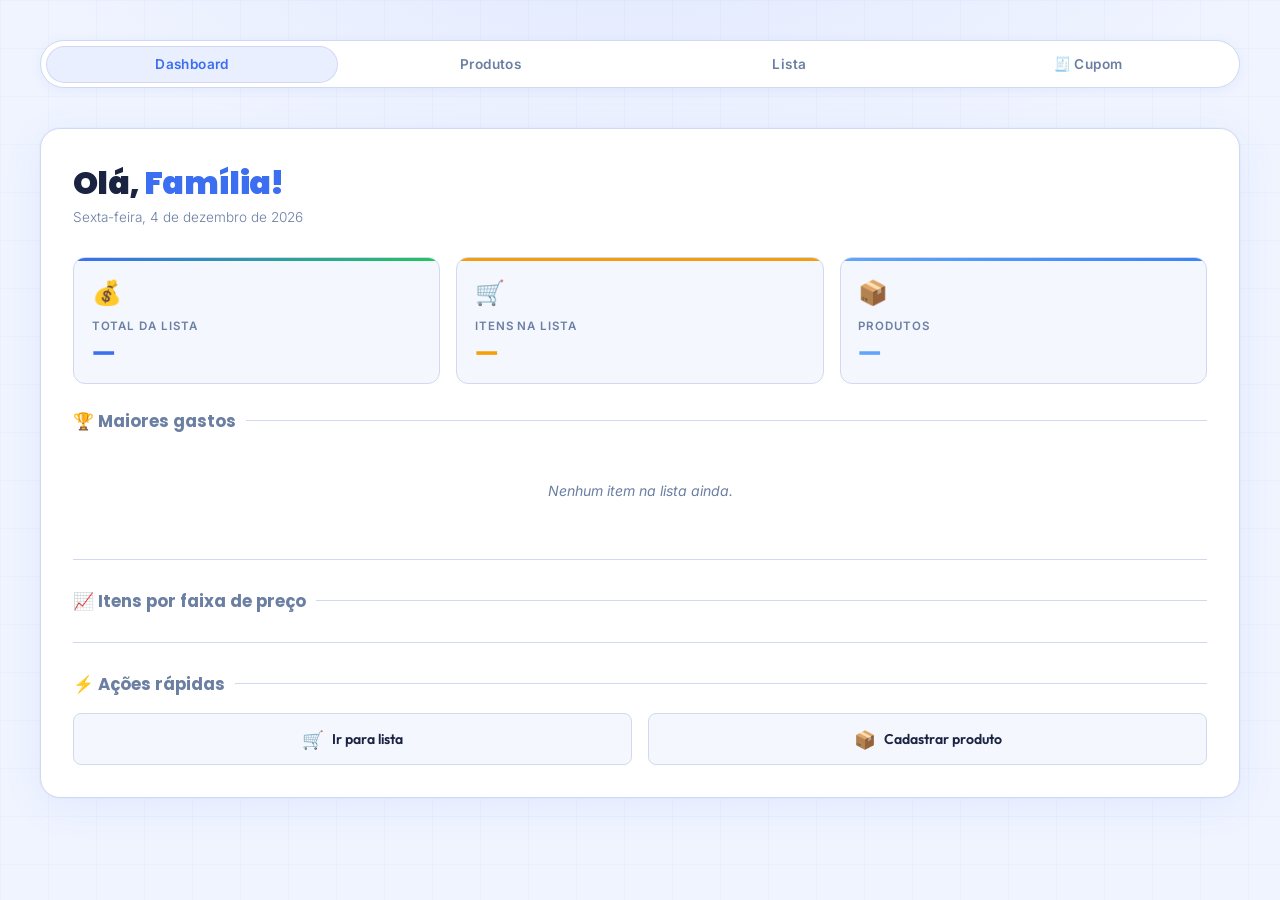
<file: index.html>
<!doctype html>
<html lang="pt-br">
<head>
  <meta charset="UTF-8" />
  <meta name="viewport" content="width=device-width, initial-scale=1.0" />
  <title>Dashboard — Lista de Compras</title>
  <link rel="preconnect" href="https://fonts.googleapis.com" />
  <link rel="preconnect" href="https://fonts.gstatic.com" crossorigin />
  <link href="https://fonts.googleapis.com/css2?family=Playfair+Display:wght@700;900&family=Outfit:wght@300;400;500;600&display=swap" rel="stylesheet" />
  <link rel="stylesheet" href="style.css" />
  <style>
    /* ── Dashboard específico ── */
    .dashboard-grid {
      display: grid;
      grid-template-columns: 1fr 1fr 1fr;
      gap: 1rem;
      margin-bottom: 1.5rem;
    }

    .stat-card {
      background: var(--surface-2);
      border: 1px solid var(--border);
      border-radius: var(--radius);
      padding: 1.25rem 1.1rem;
      position: relative;
      overflow: hidden;
      animation: fadeUp 0.45s ease both;
    }

    .stat-card::before {
      content: '';
      position: absolute;
      top: 0; left: 0; right: 0;
      height: 3px;
    }

    .stat-card.green::before  { background: linear-gradient(90deg, var(--accent), #22c55e); }
    .stat-card.gold::before   { background: linear-gradient(90deg, var(--accent-2), #f59e0b); }
    .stat-card.blue::before   { background: linear-gradient(90deg, #60a5fa, #3b82f6); }

    .stat-card .stat-icon {
      font-size: 1.5rem;
      margin-bottom: 0.75rem;
      display: block;
    }

    .stat-card .stat-label {
      font-size: 0.72rem;
      font-weight: 600;
      text-transform: uppercase;
      letter-spacing: 0.08em;
      color: var(--text-muted);
      margin-bottom: 0.3rem;
    }

    .stat-card .stat-value {
      font-family: 'Playfair Display', serif;
      font-size: 1.6rem;
      font-weight: 900;
      color: var(--text);
      letter-spacing: -0.02em;
      line-height: 1;
    }

    .stat-card.green .stat-value { color: var(--accent); }
    .stat-card.gold  .stat-value { color: var(--accent-2); }
    .stat-card.blue  .stat-value { color: #60a5fa; }

    /* ── Top itens ── */
    .top-item {
      display: flex;
      align-items: center;
      justify-content: space-between;
      padding: 0.75rem 0;
      border-bottom: 1px solid var(--border);
      gap: 1rem;
      animation: slideIn 0.3s ease both;
    }

    .top-item:last-child { border-bottom: none; }

    .top-item .rank {
      font-family: 'Playfair Display', serif;
      font-size: 1.1rem;
      font-weight: 900;
      color: var(--border);
      min-width: 24px;
    }

    .top-item:first-child .rank { color: var(--accent-2); }
    .top-item:nth-child(2) .rank { color: var(--text-muted); }

    .top-item .nome {
      flex: 1;
      font-size: 0.9rem;
      font-weight: 500;
      color: var(--text);
    }

    .top-item .valor {
      font-family: 'Playfair Display', serif;
      font-size: 0.95rem;
      font-weight: 700;
      color: var(--accent-2);
    }

    /* ── Barra de faixas ── */
    .faixa-item {
      margin-bottom: 1rem;
    }

    .faixa-header {
      display: flex;
      justify-content: space-between;
      font-size: 0.82rem;
      color: var(--text-muted);
      margin-bottom: 0.4rem;
    }

    .faixa-header span:last-child {
      color: var(--text);
      font-weight: 600;
    }

    .faixa-bar {
      height: 8px;
      background: var(--surface-3);
      border-radius: 99px;
      overflow: hidden;
    }

    .faixa-fill {
      height: 100%;
      border-radius: 99px;
      transition: width 1s cubic-bezier(0.4, 0, 0.2, 1);
      width: 0%;
    }

    .faixa-fill.green { background: linear-gradient(90deg, var(--accent), #22c55e); }
    .faixa-fill.gold  { background: linear-gradient(90deg, var(--accent-2), #f59e0b); }
    .faixa-fill.blue  { background: linear-gradient(90deg, #60a5fa, #3b82f6); }

    /* ── Botões de ação ── */
    .action-grid {
      display: grid;
      grid-template-columns: 1fr 1fr;
      gap: 1rem;
      margin-top: 0.5rem;
    }

    .action-btn {
      display: flex;
      align-items: center;
      justify-content: center;
      gap: 0.5rem;
      padding: 0.85rem;
      border-radius: var(--radius-sm);
      border: 1px solid var(--border);
      background: var(--surface-2);
      color: var(--text);
      text-decoration: none;
      font-family: 'Outfit', sans-serif;
      font-size: 0.88rem;
      font-weight: 600;
      transition: all var(--transition);
      cursor: pointer;
    }

    .action-btn:hover {
      border-color: var(--accent);
      background: var(--accent-dim);
      color: var(--accent);
      transform: translateY(-2px);
    }

    .action-btn .icon { font-size: 1.1rem; }

    /* ── Responsive ── */
    @media (max-width: 540px) {
      .dashboard-grid { grid-template-columns: 1fr; }
      .action-grid { grid-template-columns: 1fr; }
    }
  </style>
</head>
<body>

  <nav>
    <a href="index.html" class="active">Dashboard</a>
    <a href="cadastro.html">Produtos</a>
    <a href="lista.html">Lista</a>
    <a href="cupom.html">🧾 Cupom</a>
  </nav>

  <div class="card">

    <div class="page-header">
      <h1>Olá, <span>Família!</span></h1>
      <p id="dataAtual"></p>
    </div>

    <!-- Cards de estatísticas -->
    <div class="dashboard-grid">
      <div class="stat-card green">
        <span class="stat-icon">💰</span>
        <div class="stat-label">Total da lista</div>
        <div class="stat-value" id="valorTotal">—</div>
      </div>
      <div class="stat-card gold">
        <span class="stat-icon">🛒</span>
        <div class="stat-label">Itens na lista</div>
        <div class="stat-value" id="totalItens">—</div>
      </div>
      <div class="stat-card blue">
        <span class="stat-icon">📦</span>
        <div class="stat-label">Produtos</div>
        <div class="stat-value" id="totalProdutos">—</div>
      </div>
    </div>

    <!-- Top 5 maiores gastos -->
    <p class="section-title">🏆 Maiores gastos</p>

    <div id="topItens">
      <p class="empty">Nenhum item na lista ainda.</p>
    </div>

    <div class="divider"></div>

    <!-- Faixas de preço -->
    <p class="section-title">📈 Itens por faixa de preço</p>

    <div id="faixas"></div>

    <div class="divider"></div>

    <!-- Ações rápidas -->
    <p class="section-title">⚡ Ações rápidas</p>

    <div class="action-grid">
      <a href="lista.html" class="action-btn">
        <span class="icon">🛒</span> Ir para lista
      </a>
      <a href="cadastro.html" class="action-btn">
        <span class="icon">📦</span> Cadastrar produto
      </a>
    </div>

  </div>

  <script>
    // Data atual
    const data = new Date().toLocaleDateString("pt-BR", {
      weekday: "long", day: "numeric", month: "long", year: "numeric"
    });
    document.getElementById("dataAtual").textContent =
      data.charAt(0).toUpperCase() + data.slice(1);

    // Carregar dados do dashboard
    fetch("dashboard.php")
    .then(r => r.json())
    .then(dados => {

      // Stats
      document.getElementById("valorTotal").textContent =
        parseFloat(dados.valorTotal).toLocaleString("pt-BR", { style: "currency", currency: "BRL" });

      document.getElementById("totalItens").textContent = dados.totalItens;
      document.getElementById("totalProdutos").textContent = dados.totalProdutos;

      // Top itens
      const topContainer = document.getElementById("topItens");
      if (dados.topItens.length === 0) {
        topContainer.innerHTML = '<p class="empty">Nenhum item na lista ainda.</p>';
      } else {
        topContainer.innerHTML = dados.topItens.map((item, i) => {
          const valor = parseFloat(item.subtotal).toLocaleString("pt-BR", { style: "currency", currency: "BRL" });
          return `
            <div class="top-item">
              <span class="rank">#${i + 1}</span>
              <span class="nome">${item.nome}</span>
              <span class="valor">${valor}</span>
            </div>
          `;
        }).join("");
      }

      // Faixas de preço
      const totalFaixas = Object.values(dados.faixas).reduce((a, b) => a + parseInt(b), 0);
      const cores = ["green", "gold", "blue"];
      const faixasContainer = document.getElementById("faixas");

      if (totalFaixas === 0) {
        faixasContainer.innerHTML = '<p class="empty">Nenhum item na lista ainda.</p>';
      } else {
        faixasContainer.innerHTML = Object.entries(dados.faixas).map(([label, qtd], i) => {
          const pct = totalFaixas > 0 ? Math.round((parseInt(qtd) / totalFaixas) * 100) : 0;
          return `
            <div class="faixa-item">
              <div class="faixa-header">
                <span>${label}</span>
                <span>${qtd} ${parseInt(qtd) === 1 ? "item" : "itens"} (${pct}%)</span>
              </div>
              <div class="faixa-bar">
                <div class="faixa-fill ${cores[i]}" data-pct="${pct}"></div>
              </div>
            </div>
          `;
        }).join("");

        // Animar barras
        setTimeout(() => {
          document.querySelectorAll(".faixa-fill").forEach(el => {
            el.style.width = el.dataset.pct + "%";
          });
        }, 100);
      }

    })
    .catch(() => {
      console.log("Erro ao carregar dashboard.");
    });
  </script>

</body>
</html>
</file>
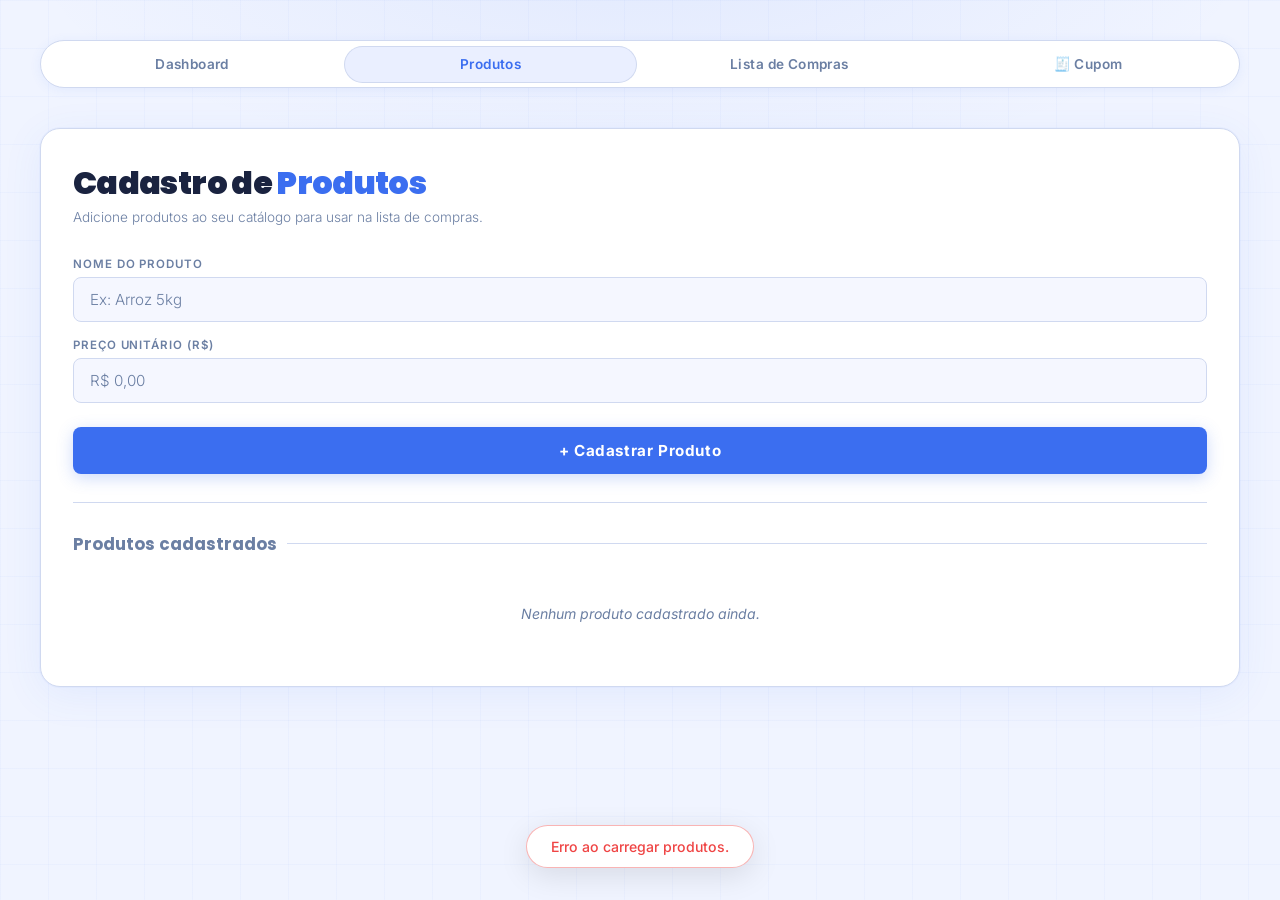
<file: cadastro.html>
<!doctype html>
<html lang="pt-br">
<head>
  <meta charset="UTF-8" />
  <meta name="viewport" content="width=device-width, initial-scale=1.0" />
  <title>Cadastro de Produtos</title>
  <link rel="preconnect" href="https://fonts.googleapis.com" />
  <link rel="preconnect" href="https://fonts.gstatic.com" crossorigin />
  <link href="https://fonts.googleapis.com/css2?family=Playfair+Display:wght@700;900&family=Outfit:wght@300;400;500;600&display=swap" rel="stylesheet" />
  <link rel="stylesheet" href="style.css" />
</head>
<body>

  <nav>
    <a href="index.html">Dashboard</a>
    <a href="cadastro.html" class="active">Produtos</a>
    <a href="lista.html">Lista de Compras</a>
    <a href="cupom.html">🧾 Cupom</a>
  </nav>

  <div class="card">

    <div class="page-header">
      <h1>Cadastro de <span>Produtos</span></h1>
      <p>Adicione produtos ao seu catálogo para usar na lista de compras.</p>
    </div>

    <div class="input-group">
      <label for="nome">Nome do Produto</label>
      <input type="text" id="nome" placeholder="Ex: Arroz 5kg" />
    </div>

    <div class="input-group">
      <label for="valor">Preço Unitário (R$)</label>
      <input type="text" id="valor" placeholder="R$ 0,00" inputmode="numeric" />
    </div>

    <button class="btn" id="btnSalvar">+ Cadastrar Produto</button>

    <div class="divider"></div>

    <p class="section-title">Produtos cadastrados</p>

    <div id="listaProdutos">
      <p class="empty">Nenhum produto cadastrado ainda.</p>
    </div>

  </div>

  <div class="toast" id="toast"></div>

  <script src="cadastro.js"></script>
</body>
</html>
</file>
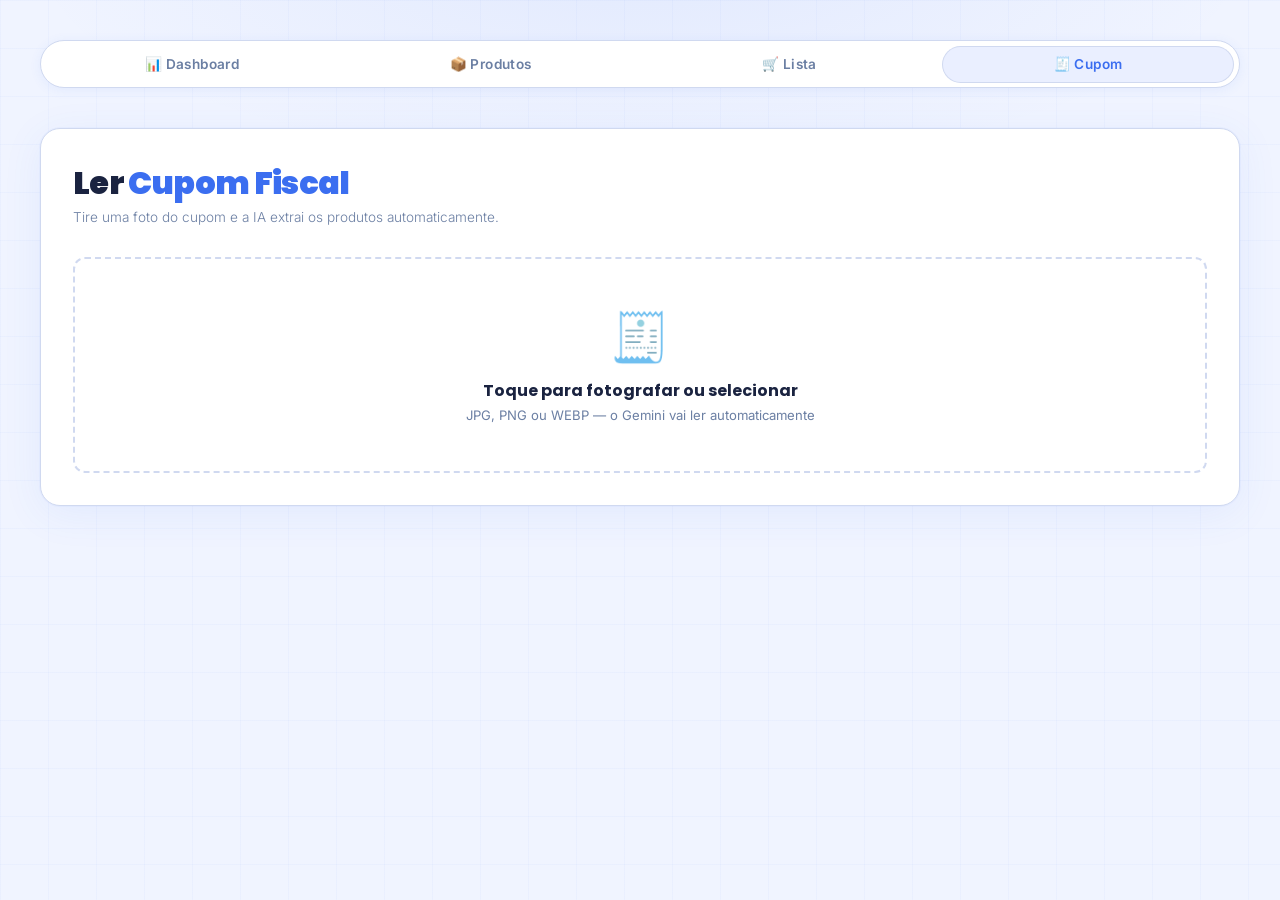
<file: cupom.html>
<!doctype html>
<html lang="pt-br">
<head>
  <meta charset="UTF-8" />
  <meta name="viewport" content="width=device-width, initial-scale=1.0" />
  <title>Ler Cupom Fiscal</title>
  <link rel="preconnect" href="https://fonts.googleapis.com" />
  <link rel="preconnect" href="https://fonts.gstatic.com" crossorigin />
  <link href="https://fonts.googleapis.com/css2?family=Inter:wght@300;400;500;600;700&family=Poppins:wght@700;800;900&display=swap" rel="stylesheet" />
  <link rel="stylesheet" href="style.css" />
  <style>
    .upload-area {
      border: 2px dashed var(--border);
      border-radius: var(--radius);
      padding: 3rem 2rem;
      text-align: center;
      cursor: pointer;
      transition: border-color var(--transition), background var(--transition);
      position: relative;
      overflow: hidden;
    }

    .upload-area:hover,
    .upload-area.dragover {
      border-color: var(--accent);
      background: var(--accent-dim);
    }

    .upload-area input[type="file"] {
      position: absolute;
      inset: 0;
      opacity: 0;
      cursor: pointer;
      width: 100%;
      height: 100%;
    }

    .upload-area .upload-icon { font-size: 3rem; margin-bottom: 0.75rem; }
    .upload-area .upload-title {
      font-family: 'Poppins', sans-serif;
      font-size: 1rem;
      font-weight: 700;
      color: var(--text);
      margin-bottom: 0.3rem;
    }
    .upload-area .upload-sub { font-size: 0.82rem; color: var(--text-muted); }

    /* Preview da imagem */
    .preview-img {
      width: 100%;
      max-height: 300px;
      object-fit: contain;
      border-radius: var(--radius-sm);
      border: 1px solid var(--border);
      margin-top: 1rem;
      display: none;
    }

    /* Loading */
    .loading {
      display: none;
      text-align: center;
      padding: 2rem 0;
    }

    .spinner {
      width: 40px;
      height: 40px;
      border: 3px solid var(--border);
      border-top-color: var(--accent);
      border-radius: 50%;
      animation: spin 0.8s linear infinite;
      margin: 0 auto 1rem;
    }

    @keyframes spin { to { transform: rotate(360deg); } }

    .loading p { color: var(--text-muted); font-size: 0.88rem; }

    /* Tabela de revisão */
    .revisao-item {
      background: var(--surface-2);
      border: 1px solid var(--border);
      border-radius: var(--radius-sm);
      padding: 0.85rem 1rem;
      display: grid;
      grid-template-columns: 1fr auto auto;
      align-items: center;
      gap: 0.75rem;
      margin-bottom: 0.6rem;
      animation: slideIn 0.3s ease both;
      position: relative;
      overflow: hidden;
    }

    .revisao-item::before {
      content: '';
      position: absolute;
      left: 0; top: 0; bottom: 0;
      width: 3px;
      background: linear-gradient(180deg, var(--accent), #6089f5);
      border-radius: 3px 0 0 3px;
    }

    .revisao-item input[type="text"],
    .revisao-item input[type="number"] {
      margin: 0;
      padding: 0.4rem 0.75rem;
      font-size: 0.88rem;
    }

    .revisao-item input[type="text"] { width: 100%; }
    .revisao-item input[type="number"] { width: 100px; }

    .btn-confirmar {
      background: linear-gradient(135deg, #22c55e, #16a34a);
      box-shadow: 0 4px 16px rgba(34,197,94,0.25);
    }

    .btn-confirmar:hover {
      box-shadow: 0 8px 24px rgba(34,197,94,0.35);
    }

    .resultado-final {
      display: none;
      text-align: center;
      padding: 2rem 0;
    }

    .resultado-final .check { font-size: 3rem; margin-bottom: 0.75rem; }
    .resultado-final h3 {
      font-family: 'Poppins', sans-serif;
      font-size: 1.2rem;
      font-weight: 700;
      color: var(--text);
      margin-bottom: 0.5rem;
    }
    .resultado-final p { font-size: 0.88rem; color: var(--text-muted); }
  </style>
</head>
<body>

  <nav>
    <a href="index.html">📊 Dashboard</a>
    <a href="cadastro.html">📦 Produtos</a>
    <a href="lista.html">🛒 Lista</a>
    <a href="cupom.html" class="active">🧾 Cupom</a>
  </nav>

  <div class="card">

    <div class="page-header">
      <h1>Ler <span>Cupom Fiscal</span></h1>
      <p>Tire uma foto do cupom e a IA extrai os produtos automaticamente.</p>
    </div>

    <!-- Upload -->
    <div id="etapaUpload">
      <div class="upload-area" id="uploadArea">
        <input type="file" id="inputFoto" accept="image/*" capture="environment" />
        <div class="upload-icon">🧾</div>
        <div class="upload-title">Toque para fotografar ou selecionar</div>
        <div class="upload-sub">JPG, PNG ou WEBP — o Gemini vai ler automaticamente</div>
      </div>

      <img id="previewImg" class="preview-img" alt="Preview do cupom" />

      <button class="btn" id="btnAnalisar" style="display:none; margin-top:1rem;">
        🤖 Analisar cupom com IA
      </button>
    </div>

    <!-- Loading -->
    <div class="loading" id="loading">
      <div class="spinner"></div>
      <p>O Gemini está lendo seu cupom...</p>
    </div>

    <!-- Revisão -->
    <div id="etapaRevisao" style="display:none;">
      <p class="section-title">✏️ Revise os itens encontrados</p>
      <p style="font-size:0.82rem; color:var(--text-muted); margin-bottom:1rem;">
        Edite o nome ou valor se necessário, e remova o que não quiser salvar.
      </p>

      <div id="listaRevisao"></div>

      <div class="total-card" style="margin-bottom:1rem;">
        <div>
          <div class="label">Total do cupom</div>
          <div class="qtd-itens" id="qtdRevisao"></div>
        </div>
        <div class="valor-total" id="totalRevisao">R$ 0,00</div>
      </div>

      <button class="btn btn-confirmar" id="btnSalvar">✅ Confirmar e salvar na lista</button>
      <button class="btn btn-danger" id="btnCancelar"
        style="width:100%; margin-top:0.5rem; padding:0.75rem; text-align:center; border-radius:var(--radius-sm);">
        Cancelar e tentar novamente
      </button>
    </div>

    <!-- Sucesso -->
    <div class="resultado-final" id="etapaSucesso">
      <div class="check">✅</div>
      <h3>Itens salvos na lista!</h3>
      <p>Todos os produtos do cupom foram adicionados com sucesso.</p>
      <div style="display:flex; gap:1rem; margin-top:1.5rem;">
        <a href="lista.html" class="btn" style="text-decoration:none; text-align:center;">
          🛒 Ver lista de compras
        </a>
        <button class="btn" id="btnNovoCupom"
          style="background:var(--surface-2); color:var(--accent); border:1px solid var(--border); box-shadow:none;">
          📸 Ler outro cupom
        </button>
      </div>
    </div>

  </div>

  <div class="toast" id="toast"></div>

  <script>
    const GEMINI_KEY = "AIzaSyB3YIWdbkZN7WCKxyBtswN30wTYeZoCfw4 ";
    let itensCupom = [];

    // ── Toast ──
    function toast(msg, tipo = "success") {
      const el = document.getElementById("toast");
      el.textContent = msg;
      el.className = `toast ${tipo} show`;
      setTimeout(() => el.classList.remove("show"), 3000);
    }

    // ── Preview da imagem ──
    const inputFoto = document.getElementById("inputFoto");
    const previewImg = document.getElementById("previewImg");
    const btnAnalisar = document.getElementById("btnAnalisar");

    inputFoto.addEventListener("change", () => {
      const file = inputFoto.files[0];
      if (!file) return;

      const reader = new FileReader();
      reader.onload = (e) => {
        previewImg.src = e.target.result;
        previewImg.style.display = "block";
        btnAnalisar.style.display = "block";
      };
      reader.readAsDataURL(file);
    });

    // ── Drag and drop ──
    const uploadArea = document.getElementById("uploadArea");
    uploadArea.addEventListener("dragover", (e) => { e.preventDefault(); uploadArea.classList.add("dragover"); });
    uploadArea.addEventListener("dragleave", () => uploadArea.classList.remove("dragover"));
    uploadArea.addEventListener("drop", (e) => {
      e.preventDefault();
      uploadArea.classList.remove("dragover");
      const file = e.dataTransfer.files[0];
      if (file) {
        inputFoto.files = e.dataTransfer.files;
        inputFoto.dispatchEvent(new Event("change"));
      }
    });

    // ── Analisar com Gemini ──
    btnAnalisar.addEventListener("click", async () => {
      const file = inputFoto.files[0];
      if (!file) return;

      document.getElementById("etapaUpload").style.display = "none";
      document.getElementById("loading").style.display = "block";

      try {
        const base64 = await toBase64(file);
        const base64Data = base64.split(",")[1];
        const mimeType = file.type;

        const response = await fetch(
          `https://generativelanguage.googleapis.com/v1beta/models/gemini-1.5-flash:generateContent?key=${GEMINI_KEY}`,
          {
            method: "POST",
            headers: { "Content-Type": "application/json" },
            body: JSON.stringify({
              contents: [{
                parts: [
                  {
                    text: `Analise este cupom fiscal e extraia todos os produtos comprados.
Retorne APENAS um JSON válido, sem explicações, sem markdown, sem blocos de código.
Formato exato:
[
  {"nome": "Nome do produto", "valor": 9.99, "quantidade": 1},
  {"nome": "Outro produto", "valor": 4.50, "quantidade": 2}
]
Regras:
- Nome do produto: limpo e legível, sem códigos ou abreviações estranhas
- Valor: preço unitário como número decimal
- Quantidade: número inteiro
- Ignore totais, subtotais, taxas e informações do estabelecimento
- Retorne SOMENTE o array JSON`
                  },
                  {
                    inline_data: { mime_type: mimeType, data: base64Data }
                  }
                ]
              }]
            })
          }
        );

        const data = await response.json();
        const texto = data.candidates[0].content.parts[0].text.trim();

        const clean = texto.replace(/```json|```/g, "").trim();
        itensCupom = JSON.parse(clean);

        document.getElementById("loading").style.display = "none";
        mostrarRevisao();

      } catch (err) {
        document.getElementById("loading").style.display = "none";
        document.getElementById("etapaUpload").style.display = "block";
        toast("Erro ao analisar o cupom. Tente novamente.", "error");
        console.error(err);
      }
    });

    // ── Mostrar tela de revisão ──
    function mostrarRevisao() {
      document.getElementById("etapaRevisao").style.display = "block";
      renderizarItens();
    }

    function renderizarItens() {
      const container = document.getElementById("listaRevisao");

      container.innerHTML = itensCupom.map((item, i) => `
        <div class="revisao-item" id="item-${i}">
          <input type="text" value="${item.nome}" onchange="itensCupom[${i}].nome = this.value" />
          <input type="number" value="${item.valor}" step="0.01" min="0"
            onchange="itensCupom[${i}].valor = parseFloat(this.value); atualizarTotal()" />
          <button class="btn btn-danger" onclick="removerItem(${i})">🗑</button>
        </div>
      `).join("");

      atualizarTotal();
    }

    function removerItem(i) {
      itensCupom.splice(i, 1);
      renderizarItens();
    }

    function atualizarTotal() {
      const total = itensCupom.reduce((acc, item) => acc + (parseFloat(item.valor) * parseInt(item.quantidade)), 0);
      document.getElementById("totalRevisao").textContent =
        total.toLocaleString("pt-BR", { style: "currency", currency: "BRL" });
      document.getElementById("qtdRevisao").textContent =
        `${itensCupom.length} ${itensCupom.length === 1 ? "item" : "itens"} encontrados`;
    }

    // ── Salvar itens na lista ──
    document.getElementById("btnSalvar").addEventListener("click", async () => {
      if (!itensCupom.length) {
        toast("Nenhum item para salvar!", "error");
        return;
      }

      let salvos = 0;

      for (const item of itensCupom) {
        try {
          await fetch("adicionar_item.php", {
            method: "POST",
            headers: { "Content-Type": "application/json" },
            body: JSON.stringify({
              produto_id: null,
              nome: item.nome,
              valor: parseFloat(item.valor),
              quantidade: parseInt(item.quantidade) || 1
            })
          });
          salvos++;
        } catch (err) {
          console.error("Erro ao salvar:", item.nome);
        }
      }

      document.getElementById("etapaRevisao").style.display = "none";
      document.getElementById("etapaSucesso").style.display = "block";
      toast(`${salvos} itens salvos com sucesso!`);
    });

    // ── Cancelar e tentar novamente ──
    document.getElementById("btnCancelar").addEventListener("click", resetar);
    document.getElementById("btnNovoCupom").addEventListener("click", resetar);

    function resetar() {
      itensCupom = [];
      inputFoto.value = "";
      previewImg.style.display = "none";
      previewImg.src = "";
      btnAnalisar.style.display = "none";
      document.getElementById("etapaUpload").style.display = "block";
      document.getElementById("etapaRevisao").style.display = "none";
      document.getElementById("etapaSucesso").style.display = "none";
      document.getElementById("listaRevisao").innerHTML = "";
    }

    // ── Helper base64 ──
    function toBase64(file) {
      return new Promise((resolve, reject) => {
        const reader = new FileReader();
        reader.onload = () => resolve(reader.result);
        reader.onerror = reject;
        reader.readAsDataURL(file);
      });
    }
  </script>

</body>
</html>
</file>
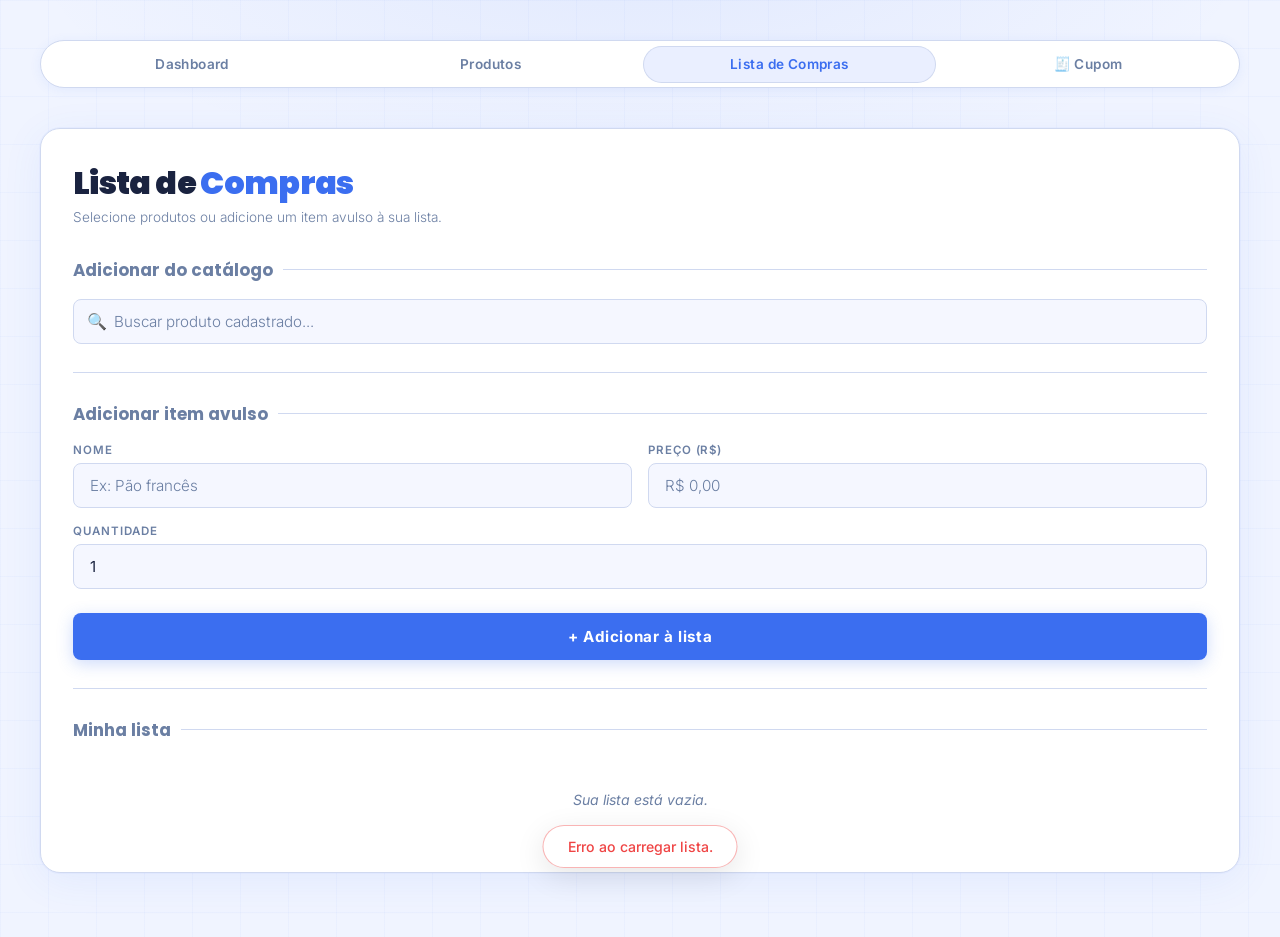
<file: lista.html>
<!doctype html>
<html lang="pt-br">
<head>
  <meta charset="UTF-8" />
  <meta name="viewport" content="width=device-width, initial-scale=1.0" />
  <title>Lista de Compras</title>
  <link rel="preconnect" href="https://fonts.googleapis.com" />
  <link rel="preconnect" href="https://fonts.gstatic.com" crossorigin />
  <link href="https://fonts.googleapis.com/css2?family=Playfair+Display:wght@700;900&family=Outfit:wght@300;400;500;600&display=swap" rel="stylesheet" />
  <link rel="stylesheet" href="style.css" />
</head>
<body>

  <nav>
    <a href="index.html">Dashboard</a>
    <a href="cadastro.html">Produtos</a>
    <a href="lista.html" class="active">Lista de Compras</a>
    <a href="cupom.html">🧾 Cupom</a>
  </nav>

  <div class="card">

    <div class="page-header">
      <h1>Lista de <span>Compras</span></h1>
      <p>Selecione produtos ou adicione um item avulso à sua lista.</p>
    </div>

    <!-- Buscar produto cadastrado -->
    <p class="section-title">Adicionar do catálogo</p>

    <div class="search-wrapper">
      <span class="icon">🔍</span>
      <input type="text" id="busca" placeholder="Buscar produto cadastrado..." />
    </div>

    <div id="resultadoBusca"></div>

    <div class="divider"></div>

    <!-- Adicionar item avulso -->
    <p class="section-title">Adicionar item avulso</p>

    <div class="input-row">
      <div class="input-group" style="margin-bottom:0">
        <label for="nomeAvulso">Nome</label>
        <input type="text" id="nomeAvulso" placeholder="Ex: Pão francês" />
      </div>
      <div class="input-group" style="margin-bottom:0">
        <label for="valorAvulso">Preço (R$)</label>
        <input type="text" id="valorAvulso" placeholder="R$ 0,00" inputmode="numeric" />
      </div>
    </div>

    <div class="input-group" style="margin-top:1rem">
      <label for="qtdAvulso">Quantidade</label>
      <input type="number" id="qtdAvulso" value="1" min="1" />
    </div>

    <button class="btn" id="btnAvulso">+ Adicionar à lista</button>

    <div class="divider"></div>

    <!-- Lista atual -->
    <p class="section-title">Minha lista</p>

    <div id="listaItens">
      <p class="empty">Sua lista está vazia.</p>
    </div>

    <!-- Total -->
    <div class="total-card" id="totalCard" style="display:none">
      <div>
        <div class="label">Total da compra</div>
        <div class="qtd-itens" id="qtdItens"></div>
      </div>
      <div class="valor-total" id="valorTotal">R$ 0,00</div>
    </div>

  </div>

  <div class="toast" id="toast"></div>

  <script src="lista.js"></script>
</body>
</html>
</file>
<file: style.css>
@import url('https://fonts.googleapis.com/css2?family=Inter:wght@300;400;500;600;700;900&family=Playfair+Display:wght@700;900&display=swap');
@import url('https://fonts.googleapis.com/css2?family=Inter:wght@300;400;500;600;700&family=Poppins:wght@700;800;900&display=swap');



*, *::before, *::after { box-sizing: border-box; margin: 0; padding: 0; }

:root {
  --bg:          #f0f4ff;
  --surface:     #ffffff;
  --surface-2:   #f5f7ff;
  --surface-3:   #eaefff;
  --border:      #d0d9f0;
  --accent:      #3b6ef0;
  --accent-dim:  #3b6ef015;
  --accent-2:    #f59e0b;
  --accent-2-dim:#f59e0b15;
  --text:        #1a2340;
  --text-muted:  #6b7fa3;
  --danger:      #ef4444;
  --danger-dim:  #ef444415;
  --radius:      12px;
  --radius-sm:   8px;
  --transition:  0.22s cubic-bezier(0.4,0,0.2,1);
}

html { font-size: 16px; scroll-behavior: smooth; }

body {
  font-family: 'Inter', sans-serif;
  background-color: var(--bg);
  color: var(--text);
  min-height: 100vh;
  display: flex;
  flex-direction: column;
  align-items: center;
  justify-content: flex-start;
  padding: 2.5rem 2rem 4rem;
  overflow-x: hidden;
  background-image:
    radial-gradient(ellipse 80% 40% at 50% -5%, rgba(59,110,240,0.08) 0%, transparent 60%),
    linear-gradient(rgba(59,110,240,0.03) 1px, transparent 1px),
    linear-gradient(90deg, rgba(59,110,240,0.03) 1px, transparent 1px);
  background-size: 100% 100%, 48px 48px, 48px 48px;
  animation: gridDrift 25s linear infinite;
}

@keyframes gridDrift {
  from { background-position: 0 0, 0 0, 0 0; }
  to   { background-position: 0 0, 48px 48px, 48px 48px; }
}

/* ── NAV ── */
nav {
  width: 100%;
  max-width: 1200px;
  display: flex;
  gap: 0.5rem;
  margin-bottom: 2.5rem;
  background: var(--surface);
  border: 1px solid var(--border);
  border-radius: 99px;
  padding: 0.35rem;
  box-shadow: 0 2px 12px rgba(59,110,240,0.08);
}

nav a {
  flex: 1;
  text-align: center;
  text-decoration: none;
  font-size: 0.85rem;
  font-weight: 600;
  color: var(--text-muted);
  padding: 0.6rem 1rem;
  border-radius: 99px;
  transition: background var(--transition), color var(--transition);
  letter-spacing: 0.03em;
}

nav a.active,
nav a:hover {
  background: var(--surface-3);
  color: var(--accent);
}

nav a.active {
  box-shadow: 0 0 0 1px var(--border);
}

/* ── CARD ── */
.card {
  width: 100%;
  max-width: 1200px;
  background: var(--surface);
  border: 1px solid var(--border);
  border-radius: 20px;
  padding: 2.25rem 2rem 2rem;
  box-shadow:
    0 0 0 1px rgba(59,110,240,0.04),
    0 8px 40px rgba(59,110,240,0.08);
  animation: fadeUp 0.45s ease both;
}

@keyframes fadeUp {
  from { opacity: 0; transform: translateY(20px); }
  to   { opacity: 1; transform: translateY(0); }
}

/* ── HEADER ── */
.page-header { margin-bottom: 2rem; }

.page-header h1 {
  font-family: 'Poppins', serif;
  font-size: 2rem;
  font-weight: 900;
  line-height: 1.15;
  color: var(--text);
  letter-spacing: -0.02em;
}

.page-header h1 span { color: var(--accent); }

.page-header p {
  margin-top: 0.4rem;
  font-size: 0.85rem;
  color: var(--text-muted);
  font-weight: 300;
}

/* ── INPUTS ── */
.input-group { margin-bottom: 1rem; }

.input-group label {
  display: block;
  font-size: 0.72rem;
  font-weight: 600;
  color: var(--text-muted);
  text-transform: uppercase;
  letter-spacing: 0.08em;
  margin-bottom: 0.4rem;
}

input[type="text"],
input[type="number"],
select {
  width: 100%;
  background: var(--surface-2);
  border: 1px solid var(--border);
  border-radius: var(--radius-sm);
  color: var(--text);
  font-family: 'Inter', sans-serif;
  font-size: 0.95rem;
  padding: 0.75rem 1rem;
  outline: none;
  transition: border-color var(--transition), box-shadow var(--transition), background var(--transition);
  -webkit-appearance: none;
  appearance: none;
}

input::placeholder { color: var(--text-muted); font-weight: 300; }

input:focus, select:focus {
  border-color: var(--accent);
  background: #ffffff;
  box-shadow: 0 0 0 3px var(--accent-dim);
}

select {
  background-image: url("data:image/svg+xml,%3Csvg xmlns='http://www.w3.org/2000/svg' width='12' height='12' viewBox='0 0 12 12'%3E%3Cpath fill='%236b7fa3' d='M6 8L1 3h10z'/%3E%3C/svg%3E");
  background-repeat: no-repeat;
  background-position: right 1rem center;
  padding-right: 2.5rem;
  cursor: pointer;
}

select option { background: var(--surface); }

.input-row { display: grid; grid-template-columns: 1fr 1fr; gap: 1rem; }

/* ── BUTTON ── */
.btn {
  width: 100%;
  margin-top: 0.5rem;
  padding: 0.85rem 1.5rem;
  background: var(--accent);
  color: #ffffff;
  font-family: 'Inter', sans-serif;
  font-size: 0.95rem;
  font-weight: 700;
  letter-spacing: 0.04em;
  border: none;
  border-radius: var(--radius-sm);
  cursor: pointer;
  overflow: hidden;
  transition: transform var(--transition), box-shadow var(--transition), filter var(--transition);
  box-shadow: 0 4px 16px rgba(59,110,240,0.25);
}

.btn:hover {
  transform: translateY(-2px);
  box-shadow: 0 8px 24px rgba(59,110,240,0.35);
  filter: brightness(1.07);
}

.btn:active { transform: translateY(0); }

.btn-danger {
  background: transparent;
  color: var(--danger);
  border: 1px solid var(--border);
  box-shadow: none;
  padding: 0.4rem 0.75rem;
  font-size: 0.78rem;
  width: auto;
  margin-top: 0;
  border-radius: 6px;
}

.btn-danger:hover {
  background: var(--danger-dim);
  border-color: var(--danger);
  box-shadow: none;
  transform: none;
  filter: none;
}

/* ── DIVIDER ── */
.divider { height: 1px; background: var(--border); margin: 1.75rem 0; }

/* ── SECTION TITLE ── */
.section-title {
  font-family: 'Poppins', serif;
  font-size: 1.05rem;
  font-weight: 700;
  color: var(--text-muted);
  margin-bottom: 1rem;
  display: flex;
  align-items: center;
  gap: 0.6rem;
}

.section-title::after { content: ''; flex: 1; height: 1px; background: var(--border); }

/* ── PRODUTO CARD ── */
.produto-card {
  background: var(--surface-2);
  border: 1px solid var(--border);
  border-radius: var(--radius-sm);
  padding: 0.9rem 1rem;
  display: flex;
  align-items: center;
  justify-content: space-between;
  gap: 1rem;
  animation: slideIn 0.3s ease both;
  transition: border-color var(--transition), transform var(--transition), box-shadow var(--transition);
  position: relative;
  overflow: hidden;
  margin-bottom: 0.6rem;
}

.produto-card::before {
  content: '';
  position: absolute;
  left: 0; top: 0; bottom: 0;
  width: 3px;
  background: linear-gradient(180deg, var(--accent), #6089f5);
  border-radius: 3px 0 0 3px;
}

.produto-card:hover {
  border-color: rgba(59,110,240,0.3);
  transform: translateX(3px);
  box-shadow: 0 4px 16px rgba(59,110,240,0.08);
}

.produto-card .nome { font-weight: 600; font-size: 0.95rem; color: var(--text); }
.produto-card .preco { font-size: 0.82rem; color: var(--accent); font-weight: 500; margin-top: 0.15rem; }

/* ── PRODUTO SELECIONÁVEL ── */
.produto-selecionar { cursor: pointer; }
.produto-selecionar:hover { border-color: rgba(59,110,240,0.5); background: var(--surface-3); }
.produto-selecionar .add-icon { color: var(--accent); font-size: 1.4rem; font-weight: 300; opacity: 0.4; transition: opacity var(--transition); }
.produto-selecionar:hover .add-icon { opacity: 1; }

/* ── LISTA ITEM ── */
.lista-item {
  background: var(--surface-2);
  border: 1px solid var(--border);
  border-radius: var(--radius-sm);
  padding: 0.85rem 1rem;
  display: flex;
  align-items: center;
  justify-content: space-between;
  gap: 0.75rem;
  animation: slideIn 0.3s ease both;
  transition: border-color var(--transition);
  position: relative;
  overflow: hidden;
  margin-bottom: 0.6rem;
}

.lista-item::before {
  content: '';
  position: absolute;
  left: 0; top: 0; bottom: 0;
  width: 3px;
  background: linear-gradient(180deg, var(--accent-2), #f59e0b);
  border-radius: 3px 0 0 3px;
}

.lista-item:hover { border-color: rgba(245,158,11,0.3); }
.lista-item .item-nome { font-weight: 600; font-size: 0.92rem; color: var(--text); }
.lista-item .item-detalhe { font-size: 0.78rem; color: var(--text-muted); margin-top: 0.1rem; }

.item-subtotal {
  font-family: 'Poppins', serif;
  font-size: 1rem;
  font-weight: 700;
  color: var(--accent-2);
  white-space: nowrap;
}

@keyframes slideIn {
  from { opacity: 0; transform: translateX(-12px); }
  to   { opacity: 1; transform: translateX(0); }
}

/* ── QTDE INLINE ── */
.qtde-inline { display: flex; align-items: center; gap: 0.4rem; }

.qtde-inline button {
  width: 28px; height: 28px;
  border: 1px solid var(--border);
  background: var(--surface);
  color: var(--text);
  border-radius: 6px;
  cursor: pointer;
  font-size: 1rem;
  display: flex; align-items: center; justify-content: center;
  transition: background var(--transition), border-color var(--transition), color var(--transition);
}

.qtde-inline button:hover { background: var(--accent-dim); border-color: var(--accent); color: var(--accent); }
.qtde-inline span { min-width: 24px; text-align: center; font-weight: 600; }

/* ── TOTAL CARD ── */
.total-card {
  background: linear-gradient(135deg, #eef2ff, #e8edff);
  border: 1px solid rgba(59,110,240,0.2);
  border-radius: var(--radius);
  padding: 1.25rem 1.5rem;
  display: flex;
  align-items: center;
  justify-content: space-between;
  margin-top: 1rem;
  box-shadow: 0 4px 20px rgba(59,110,240,0.08);
}

.total-card .label {
  font-size: 0.78rem;
  font-weight: 600;
  text-transform: uppercase;
  letter-spacing: 0.1em;
  color: var(--text-muted);
}

.total-card .qtd-itens {
  font-size: 0.82rem;
  color: var(--text-muted);
  margin-top: 0.2rem;
}

.total-card .valor-total {
  font-family: 'Poppins', serif;
  font-size: 2.2rem;
  font-weight: 900;
  color: var(--accent);
  letter-spacing: -0.02em;
}

/* ── EMPTY ── */
.empty {
  text-align: center;
  color: var(--text-muted);
  font-size: 0.88rem;
  padding: 2rem 0;
  font-style: italic;
}

/* ── SEARCH ── */
.search-wrapper { position: relative; margin-bottom: 1rem; }
.search-wrapper input { padding-left: 2.5rem; }
.search-wrapper .icon {
  position: absolute;
  left: 0.9rem; top: 50%;
  transform: translateY(-50%);
  color: var(--text-muted);
  pointer-events: none;
}

/* ── TOAST ── */
.toast {
  position: fixed;
  bottom: 2rem; left: 50%;
  transform: translateX(-50%) translateY(80px);
  background: var(--surface);
  border: 1px solid var(--border);
  color: var(--text);
  padding: 0.75rem 1.5rem;
  border-radius: 99px;
  font-size: 0.88rem;
  font-weight: 500;
  box-shadow: 0 8px 30px rgba(0,0,0,0.1);
  transition: transform 0.35s cubic-bezier(0.34,1.56,0.64,1);
  z-index: 999;
  white-space: nowrap;
}

.toast.show { transform: translateX(-50%) translateY(0); }
.toast.success { border-color: rgba(59,110,240,0.4); color: var(--accent); }
.toast.error   { border-color: rgba(239,68,68,0.4); color: var(--danger); }

/* ── SCROLLBAR ── */
::-webkit-scrollbar { width: 5px; }
::-webkit-scrollbar-track { background: var(--bg); }
::-webkit-scrollbar-thumb { background: var(--border); border-radius: 99px; }
::-webkit-scrollbar-thumb:hover { background: var(--accent); }

/* ── RESPONSIVE ── */
@media (max-width: 540px) {
  .card { padding: 1.75rem 1.25rem 1.5rem; }
  .page-header h1 { font-size: 1.6rem; }
  .input-row { grid-template-columns: 1fr; }
}
</file>
